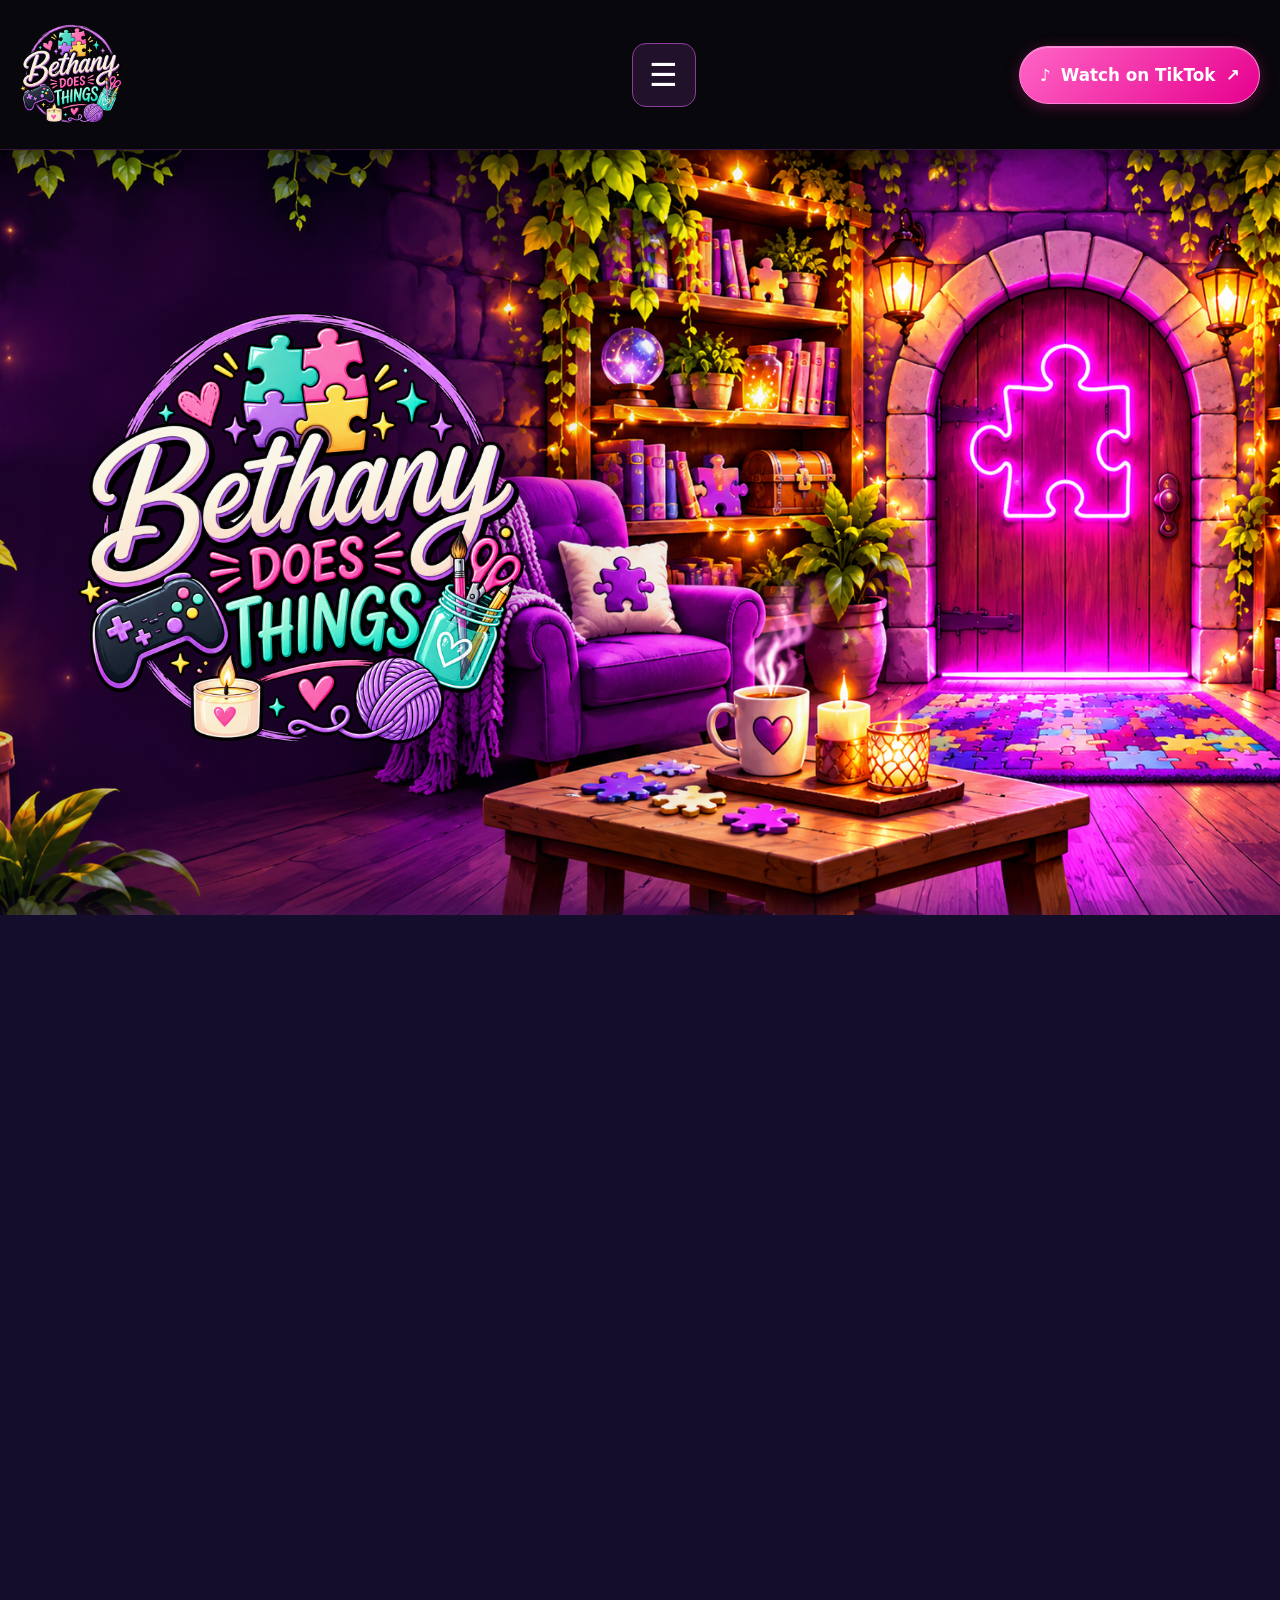
<file: public/index.html>
<!doctype html>
<html lang="en">
<head>
  <meta charset="utf-8">
  <meta name="viewport" content="width=device-width, initial-scale=1">
  <meta name="theme-color" content="#08060d">
  <meta name="description" content="Bethany Does Things — puzzles, projects and a little bit of fun.">
  <title>Bethany Does Things</title>
  <style>
    :root {
      color-scheme: light;
      font-family: system-ui, -apple-system, BlinkMacSystemFont, "Segoe UI", sans-serif;
      color: #30234a;
      background: #fffaff;
    }
    * { box-sizing: border-box; }
    html { scroll-behavior: smooth; scroll-padding-top: 200px; }
    body { min-width: 320px; min-height: 100vh; margin: 0; }

    .site-header {
      position: sticky;
      z-index: 20;
      top: 0;
      display: flex;
      align-items: center;
      justify-content: flex-start;
      gap: clamp(.6rem, 1vw, 1.25rem);
      height: 92px;
      min-height: 92px;
      padding: 0 clamp(1rem, 2.5vw, 2.75rem);
      overflow: visible;
      color: #fff;
      background: #08070b;
      border-bottom: 1px solid rgb(225 75 255 / 22%);
      box-shadow: 0 4px 22px rgb(0 0 0 / 28%);
    }
    .brand-link {
      position: absolute;
      z-index: 3;
      top: 0;
      left: clamp(1rem, 2.5vw, 2.75rem);
      display: inline-flex;
      align-items: flex-start;
      width: clamp(142.5px, 10.5vw, 180px);
      height: 135px;
      min-width: 0;
      text-decoration: none;
    }
    .brand-logo {
      display: block;
      width: 100%;
      max-height: 135px;
      object-fit: contain;
      object-position: left center;
    }
    .primary-nav {
      display: flex;
      flex: 1 1 auto;
      align-items: center;
      justify-content: space-evenly;
      gap: 0;
      min-width: 0;
      margin-left: clamp(230px, 15.5vw, 260px);
      flex: 1 1 auto;
    }
    .nav-link {
      position: relative;
      display: inline-flex;
      align-items: center;
      justify-content: center;
      gap: .4rem;
      min-height: 84px;
      flex: 0 1 auto;
      padding: 0 .12rem;
      color: #f8f5fb;
      font-size: clamp(.88rem, .95vw, 1.05rem);
      font-weight: 800;
      text-decoration: none;
      white-space: nowrap;
      transition: color .18s ease;
    }
    .nav-link:hover, .nav-link:focus-visible, .nav-link[aria-current="page"] {
      color: #ff59c7;
    }
    .nav-link[aria-current="page"]::after {
      position: absolute;
      right: -9px;
      bottom: -1px;
      left: -9px;
      height: 5px;
      content: "";
      background: #ed2ba9;
      box-shadow: 0 0 12px rgb(237 43 169 / 65%);
    }
    .nav-icon { font-size: 1.4em; line-height: 1; }
    .tiktok-link {
      display: inline-flex;
      flex: 0 0 auto;
      align-items: center;
      justify-content: center;
      gap: .65rem;
      min-height: 62px;
      padding: .65rem .9rem;
      border: 1px solid #ff83d8;
      border-radius: 999px;
      color: #fff;
      background: linear-gradient(135deg, #ff65c5, #e6008e);
      box-shadow: 0 3px 15px rgb(255 36 169 / 28%), inset 0 1px 0 rgb(255 255 255 / 35%);
      font-size: .92rem;
      font-weight: 850;
      text-decoration: none;
      white-space: nowrap;
      transition: transform .18s ease, filter .18s ease;
    }
    .tiktok-link { margin-left: auto; flex-shrink: 0; }
    .tiktok-link:hover { transform: translateY(-2px); filter: brightness(1.08); }
    .menu-toggle {
      display: none;
      width: 64px;
      height: 64px;
      padding: 0;
      border: 1px solid #8b3e9d;
      border-radius: 14px;
      color: #fff;
      background: #21112b;
      font-size: 2rem;
      cursor: pointer;
    }

    .hero {
      position: relative;
      display: flex;
      align-items: center;
      justify-content: flex-start;
      min-height: 70vh;
      min-height: min(820px, 85svh);
      padding: 3rem clamp(2rem, 6vw, 6rem);
      overflow: hidden;
      isolation: isolate;
      background: #30234a;
    }
    .hero::after {
      position: absolute;
      z-index: -1;
      inset: 0;
      content: "";
      background: linear-gradient(90deg, rgb(20 12 35 / 18%) 0%, rgb(20 12 35 / 7%) 38%, rgb(20 12 35 / 0%) 68%);
    }
    .hero-background {
      position: absolute;
      z-index: -2;
      inset: 0;
      width: 100%;
      height: 100%;
      object-fit: cover;
      object-position: center;
    }
    .hero-logo {
      display: block;
      width: clamp(260px, 35vw, 510px);
      max-height: 58vh;
      object-fit: contain;
      object-position: left center;
      filter: drop-shadow(0 8px 24px rgb(0 0 0 / 28%));
    }


    .puzzle-map-section {
      padding: 0;
      color: #fff;
      text-align: center;
      background: linear-gradient(145deg, #17102e, #302052 55%, #17102e);
    }
    .puzzle-map-heading { margin: 0 auto 1.5rem; max-width: 60rem; }
    .puzzle-map-heading h1 {
      margin: 0 0 .55rem;
      color: #fff;
      font-size: clamp(2rem, 4.5vw, 3.25rem);
      text-shadow: 0 3px 14px rgb(0 0 0 / 45%);
    }
    .puzzle-map-heading p {
      margin: 0;
      color: #f3ddff;
      font-size: clamp(.98rem, 2vw, 1.15rem);
      line-height: 1.6;
    }
    .puzzle-map {
      position: relative;
      width: 100%;
      aspect-ratio: 3 / 2;
      margin: 0;
      overflow: hidden;
      isolation: isolate;
      border: 0;
      border-radius: 0;
      background: #140d2b url("https://raw.githubusercontent.com/BethanyDoesThings/bethany-does-things/homepage-development/assets/images/backgrounds/puzzles-navigation-background.png") center / 100% 100% no-repeat;
      box-shadow: 0 14px 42px rgb(0 0 0 / 45%), 0 0 24px rgb(205 91 255 / 22%);
    }
    .puzzle-hotspot {
      position: absolute;
      z-index: 2;
      display: block;
      padding: 0;
      border: 2px solid transparent;
      border-radius: 18px;
      background: rgb(255 255 255 / 0%);
      cursor: pointer;
      transition: border-color .18s ease, background .18s ease, box-shadow .18s ease;
    }
    .puzzle-hotspot:hover, .puzzle-hotspot:focus-visible {
      border-color: transparent;
      outline: none;
      background: transparent;
      box-shadow: none;
    }
    .puzzle-hotspot.track { left: 28%; top: 7%; width: 27%; height: 28%; }
    .puzzle-hotspot.murdoku { left: 54%; top: 6%; width: 27%; height: 29%; }
    .puzzle-hotspot.diamond { left: 2%; top: 28%; width: 33%; height: 30%; }
    .puzzle-hotspot.murder-search { left: 72%; top: 24%; width: 27%; height: 31%; }
    .puzzle-hotspot.jigsaw { left: 8%; top: 54%; width: 34%; height: 37%; }
    .puzzle-hotspot.crime { left: 64%; top: 52%; width: 34%; height: 37%; }
    .puzzle-map-status {
      min-height: 1.6em;
      margin: 1rem auto 0;
      color: #f8e8ff;
      font-size: .98rem;
      font-weight: 650;
    }
    .puzzle-map-hint { margin: .35rem auto 0; color: #d7c4ec; font-size: .88rem; }

    .intro {
      padding: clamp(3rem, 8vw, 6rem) 1.5rem;
      text-align: center;
      background:
        radial-gradient(circle at 15% 15%, #ffe0f1 0, transparent 38%),
        radial-gradient(circle at 85% 80%, #c8f7f3 0, transparent 42%),
        linear-gradient(135deg, #fffaff, #eef4ff);
    }
    .intro-content { width: min(100%, 48rem); margin: 0 auto; }
    h1 { margin: 0 0 1rem; font-size: clamp(2rem, 6vw, 3.5rem); line-height: 1.1; }
    .intro p { max-width: 42rem; margin: 0 auto 1rem; font-size: clamp(1rem, 2.5vw, 1.15rem); line-height: 1.75; }

    @media (max-width: 1450px) {
      .site-header { height: auto; min-height: 150px; gap: 1rem; padding: 8px 1.25rem; }
      .brand-link { position: static; width: clamp(225px, 22.5vw, 322.5px); height: auto; }
      .brand-logo { max-height: 102px; }
      .primary-nav { margin-left: 0; }
      .menu-toggle { display: inline-flex; flex: 0 0 auto; align-items: center; justify-content: center; margin-left: auto; }
      .primary-nav {
        position: absolute;
        top: calc(100% + 1px);
        right: 0;
        left: 0;
        display: none;
        align-items: stretch;
        gap: 0;
        padding: .6rem 1.25rem 1.25rem;
        background: #08070b;
        border-bottom: 1px solid #9135a6;
        box-shadow: 0 14px 22px rgb(0 0 0 / 30%);
      }
      .primary-nav.is-open { display: flex; flex-direction: column; }
      .nav-link { justify-content: flex-start; min-height: 66px; padding: .5rem .8rem; font-size: 1.25rem; gap: .75rem; }
      .nav-icon { font-size: 1.55em; }
      .nav-link[aria-current="page"]::after { top: 10px; right: auto; bottom: 10px; left: 0; width: 5px; height: auto; }
      .tiktok-link { min-height: 58px; padding-inline: 1.2rem; font-size: 1.05rem; }
    }
    @media (max-width: 820px) {
      .site-header { min-height: 124px; padding: 7px .9rem; gap: .65rem; }
      .brand-link { width: min(34.5vw, 225px); }
      .brand-logo { max-height: 82.5px; }
      .menu-toggle { width: 56px; height: 56px; font-size: 1.8rem; }
      .tiktok-link { min-height: 50px; padding: .65rem .85rem; font-size: .88rem; gap: .35rem; }
      .hero { min-height: 62vh; min-height: 62svh; justify-content: center; padding: 2rem 1.25rem; }
      .hero-logo { width: min(78vw, 390px); max-height: 44vh; }
    }
    @media (max-width: 480px) {
      .site-header { min-height: 104px; gap: .45rem; padding-inline: .65rem; }
      .brand-link { width: min(32.25vw, 180px); }
      .brand-logo { max-height: 69px; }
      .menu-toggle { width: 48px; height: 48px; font-size: 1.55rem; }
      .tiktok-link { min-height: 44px; padding: .55rem .6rem; font-size: .72rem; }
    }
    @media (prefers-reduced-motion: reduce) {
      *, *::before, *::after { scroll-behavior: auto !important; transition-duration: .01ms !important; }
    }
  </style>
</head>
<body id="home">
  <header class="site-header">
    <a class="brand-link" href="#home" aria-label="Bethany Does Things home">
      <img class="brand-logo" src="assets/images/branding/website-logo.png" alt="Bethany Does Things">
    </a>

    <button class="menu-toggle" type="button" aria-label="Open navigation menu" aria-expanded="false" aria-controls="primary-navigation">
      <span aria-hidden="true">☰</span>
    </button>

    <nav class="primary-nav" id="primary-navigation" aria-label="Main navigation">
      <a class="nav-link" href="#home" aria-current="page"><span class="nav-icon" aria-hidden="true">⌂</span>Home</a>
      <a class="nav-link" href="#puzzle-room"><span class="nav-icon" aria-hidden="true">🧩</span>Puzzle Map</a>
      <a class="nav-link" href="#challenge-board"><span class="nav-icon" aria-hidden="true">🏆</span>Challenge Board</a>
      <a class="nav-link" href="#meet-bethany"><span class="nav-icon" aria-hidden="true">👤</span>Meet Bethany</a>
      <a class="nav-link" href="#latest-things"><span class="nav-icon" aria-hidden="true">🎬</span>Latest Things</a>
      <a class="nav-link" href="#get-in-touch"><span class="nav-icon" aria-hidden="true">✉</span>Get in Touch</a>
    </nav>

    <a class="tiktok-link" href="https://www.tiktok.com/@bethany.does.thing" target="_blank" rel="noopener noreferrer">
      <span aria-hidden="true">♪</span> Watch on TikTok <span aria-hidden="true">↗</span>
    </a>
  </header>

  <section class="hero" aria-label="Bethany Does Things">
    <img class="hero-background" src="assets/images/backgrounds/main-page-hero-background.png" alt="" fetchpriority="high">
    <img class="hero-logo" src="assets/images/branding/website-logo.png" alt="Bethany Does Things" fetchpriority="high">
  </section>

  <main>
    <section class="puzzle-map-section" id="puzzle-room" aria-labelledby="puzzle-map-title">
      <div class="puzzle-map" role="group" aria-label="Interactive puzzle map">
        <a class="puzzle-hotspot track" href="/games/train-track/" aria-label="Open Track Puzzles"></a>
        <button class="puzzle-hotspot murdoku" type="button" data-puzzle-name="Murdoku" aria-label="Murdoku — coming soon" title="Murdoku — coming soon"></button>
        <a class="puzzle-hotspot diamond" href="/games/diamond-art/index.html" aria-label="Open Diamond Art Puzzle" title="Open Diamond Art Puzzle" onclick="window.location.assign(this.href); return false;"></a>
        <button class="puzzle-hotspot murder-search" type="button" data-puzzle-name="Murder Search" aria-label="Murder Search — coming soon" title="Murder Search — coming soon"></button>
        <button class="puzzle-hotspot jigsaw" type="button" data-puzzle-name="Jigsaw Puzzles" aria-label="Jigsaw Puzzles — coming soon" title="Jigsaw Puzzles — coming soon"></button>
        <button class="puzzle-hotspot crime" type="button" data-puzzle-name="Crime / Mystery Puzzles" aria-label="Crime / Mystery Puzzles — coming soon" title="Crime / Mystery Puzzles — coming soon"></button>
      </div>
    </section>
  </main>

  <script>
    const menuButton = document.querySelector(".menu-toggle");
    const navigation = document.querySelector("#primary-navigation");

    menuButton.addEventListener("click", () => {
      const isOpen = navigation.classList.toggle("is-open");
      menuButton.setAttribute("aria-expanded", String(isOpen));
      menuButton.setAttribute("aria-label", isOpen ? "Close navigation menu" : "Open navigation menu");
      menuButton.querySelector("span").textContent = isOpen ? "×" : "☰";
    });

    document.querySelectorAll(".puzzle-hotspot[data-puzzle-name]").forEach((hotspot) => {
      hotspot.addEventListener("click", () => {
        // Reserved for future puzzle destinations; the map artwork remains visually unobstructed.
      });
    });

    navigation.addEventListener("click", (event) => {
      if (event.target.closest("a")) {
        navigation.classList.remove("is-open");
        menuButton.setAttribute("aria-expanded", "false");
        menuButton.setAttribute("aria-label", "Open navigation menu");
        menuButton.querySelector("span").textContent = "☰";
      }
    });
  </script>
</body>
</html>
</file>
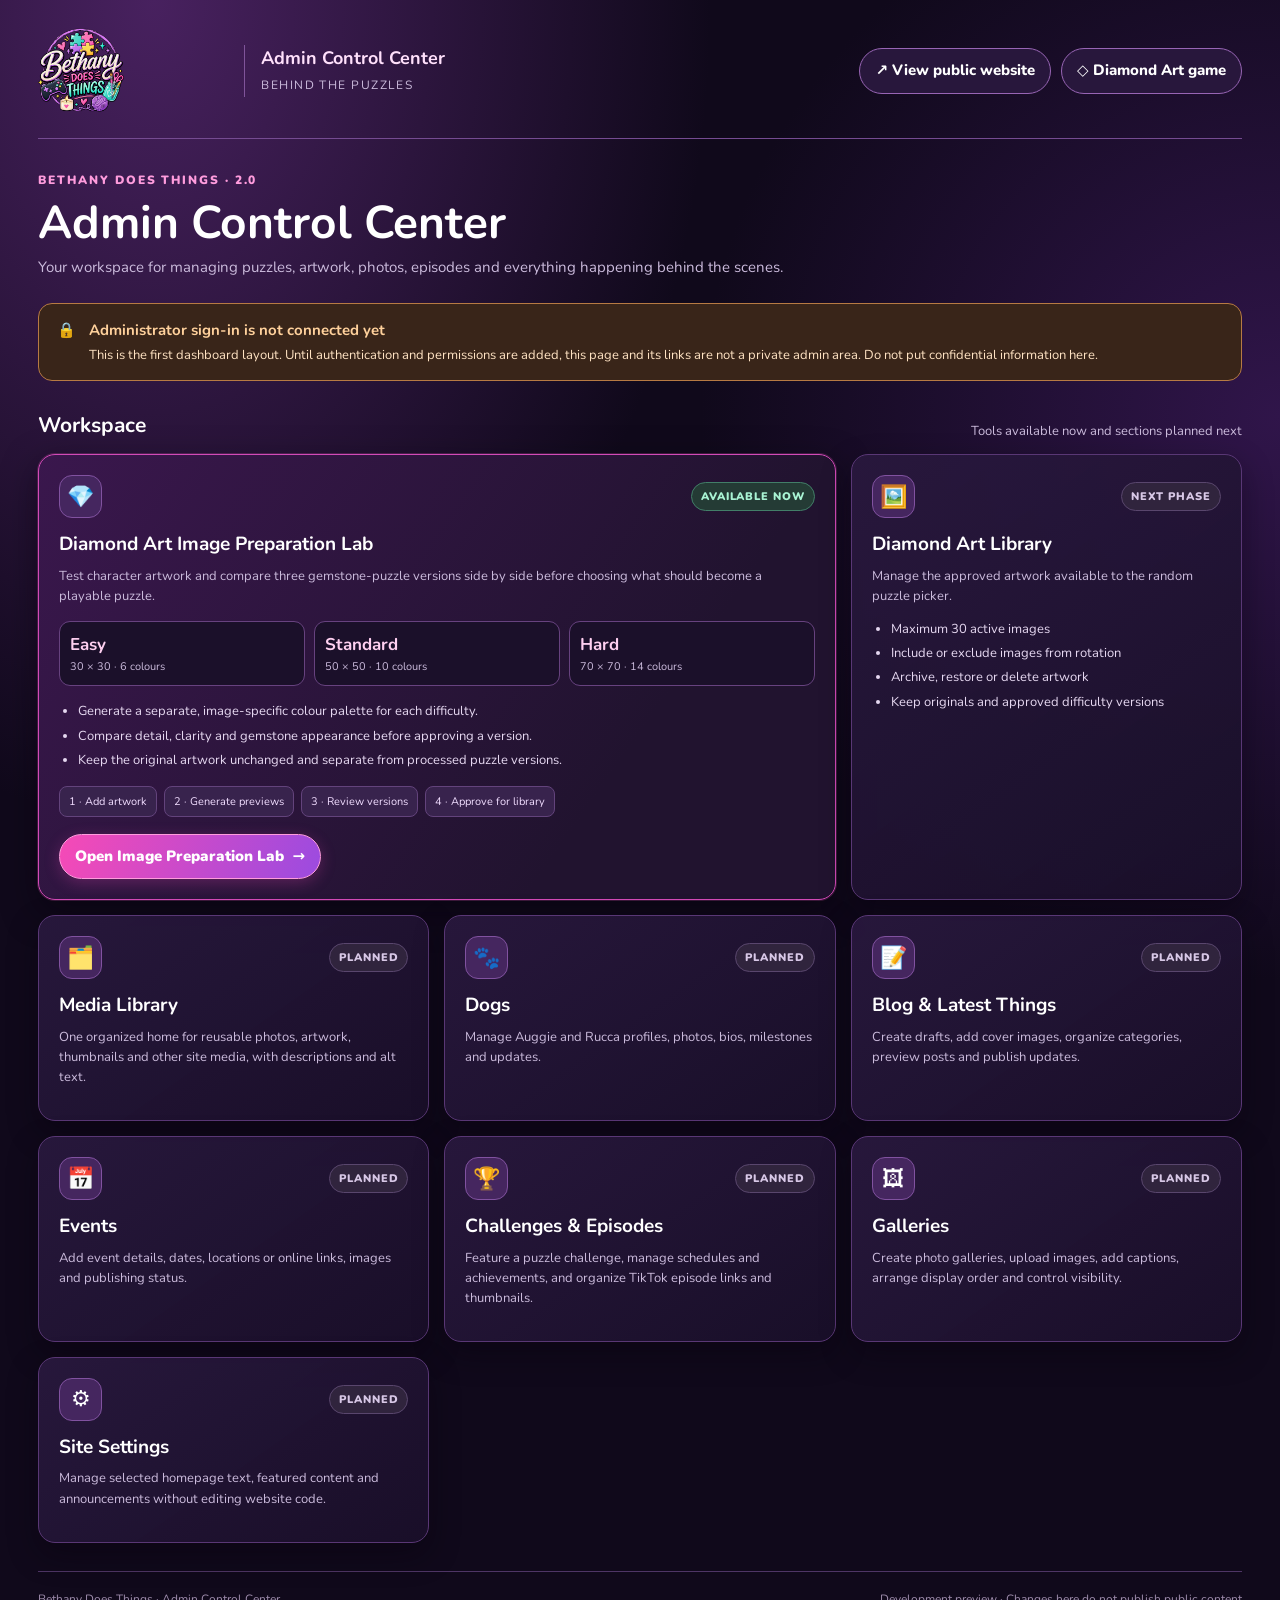
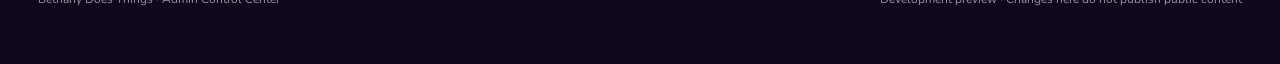
<file: public/admin/index.html>
<!doctype html>
<html lang="en">
<head>
<meta charset="utf-8">
<meta name="viewport" content="width=device-width,initial-scale=1">
<meta name="theme-color" content="#10091b">
<meta name="description" content="Bethany Does Things administration dashboard.">
<title>Admin Control Center | Bethany Does Things</title>
<style>
:root{color-scheme:dark;--bg:#10091b;--panel:#1d1230;--panel2:#26163b;--line:#593775;--pink:#ff62c8;--purple:#b78aff;--muted:#cbbbdc;--white:#fff}
*{box-sizing:border-box}body{margin:0;min-height:100vh;color:var(--white);font:15px/1.55 Nunito,system-ui,-apple-system,"Segoe UI",sans-serif;background:radial-gradient(ellipse at 12% 0%,#48215f 0,transparent 35%),radial-gradient(ellipse at 100% 25%,#30154a 0,transparent 32%),var(--bg)}
a{color:inherit}.shell{width:min(1380px,94vw);margin:auto;padding:28px 0 56px}
header{display:flex;align-items:center;justify-content:space-between;gap:20px;padding:0 0 24px;border-bottom:1px solid #754b91}
.brand{display:flex;align-items:center;gap:16px;text-decoration:none}.brand img{width:190px;max-height:86px;object-fit:contain;object-position:left center}.brand-copy{border-left:1px solid #80549a;padding-left:16px}.brand-copy strong{display:block;font-size:18px;color:#ffe0fb}.brand-copy span{font-size:12px;color:var(--muted);letter-spacing:.12em;text-transform:uppercase}
.header-actions{display:flex;align-items:center;gap:10px;flex-wrap:wrap}.pill-link{display:inline-flex;align-items:center;justify-content:center;padding:10px 15px;border:1px solid #9865b5;border-radius:999px;text-decoration:none;font-weight:800;background:#28173c}.pill-link:hover{border-color:var(--pink);color:#ffd5f2}
.hero{padding:32px 0 24px}.eyebrow{color:#ff9cdd;font-weight:900;text-transform:uppercase;letter-spacing:.16em;font-size:12px}.hero h1{font-size:clamp(30px,4vw,46px);line-height:1.1;margin:8px 0;color:#fff}.hero p{color:var(--muted);max-width:760px;margin:0}
.notice{display:flex;gap:13px;align-items:flex-start;margin:0 0 26px;padding:15px 18px;border:1px solid #b77a43;border-radius:14px;background:#392519;color:#ffe3c3}.notice strong{display:block;color:#ffd19c;margin-bottom:2px}.notice p{margin:0;font-size:13px}
.section-head{display:flex;align-items:end;justify-content:space-between;gap:12px;margin:28px 0 13px}.section-head h2{font-size:21px;margin:0}.section-head p{color:var(--muted);font-size:13px;margin:0}
.grid{display:grid;grid-template-columns:repeat(3,minmax(0,1fr));gap:15px}
.card{position:relative;min-width:0;padding:20px;border:1px solid var(--line);border-radius:17px;background:linear-gradient(145deg,#29183eeb,#190f29f5);box-shadow:0 12px 30px #07030d66}
.card.featured{grid-column:span 2;border-color:#d34ab8;background:linear-gradient(125deg,#3a174d,#21132f 72%);box-shadow:0 0 0 1px #f65fc533,0 12px 34px #07030d88}
.card-top{display:flex;align-items:center;justify-content:space-between;gap:12px;margin-bottom:12px}.icon{width:43px;height:43px;display:grid;place-items:center;border-radius:13px;background:#45265f;border:1px solid #8152a0;font-size:22px}
.status{font-size:11px;font-weight:900;text-transform:uppercase;letter-spacing:.08em;padding:5px 9px;border-radius:999px;background:#243b35;color:#a9f4d4;border:1px solid #427e68}.status.planned{background:#30243d;color:#d8c8e7;border-color:#59466d}
.card h3{font-size:19px;margin:0 0 6px}.card p{color:var(--muted);font-size:13px;margin:0 0 13px}.card ul{margin:10px 0 16px;padding-left:19px;color:#e6d8f1;font-size:13px}.card li{margin:4px 0}
.action{display:inline-flex;align-items:center;gap:8px;padding:10px 15px;border-radius:999px;background:linear-gradient(110deg,#f64ab6,#9b4be0);color:white;text-decoration:none;font-weight:900;border:1px solid #ff9cdd;box-shadow:0 4px 15px #e943b344}.action:hover{filter:brightness(1.1);transform:translateY(-1px)}.action.secondary{background:#342047;border-color:#8555a4;box-shadow:none}
.specs{display:grid;grid-template-columns:repeat(3,1fr);gap:9px;margin:15px 0}.spec{padding:10px;border:1px solid #67427f;border-radius:11px;background:#1b102a}.spec strong{display:block;font-size:17px;color:#ffd0f1}.spec span{display:block;font-size:11px;color:var(--muted)}
.workflow{display:flex;flex-wrap:wrap;gap:7px;margin:13px 0 17px}.step{font-size:11px;color:#f1ddff;background:#38234d;border:1px solid #63437c;border-radius:8px;padding:6px 9px}
.footer{margin-top:28px;padding-top:18px;border-top:1px solid #4e3565;color:#9e8cac;font-size:12px;display:flex;justify-content:space-between;gap:12px;flex-wrap:wrap}
@media(max-width:900px){.grid{grid-template-columns:repeat(2,minmax(0,1fr))}.card.featured{grid-column:span 2}}
@media(max-width:600px){.shell{width:min(94vw,520px);padding-top:18px}.brand img{width:125px}.brand-copy{padding-left:10px}.brand-copy strong{font-size:14px}.header-actions{width:100%}header{align-items:flex-start;flex-direction:column}.grid{grid-template-columns:1fr}.card.featured{grid-column:span 1}.specs{gap:6px}.spec{padding:8px}.spec strong{font-size:15px}.hero{padding-top:25px}}
</style>
<link rel="preconnect" href="https://fonts.googleapis.com">
<link href="https://fonts.googleapis.com/css2?family=Nunito:wght@600;700;800;900&display=swap" rel="stylesheet">
</head>
<body>
<div class="shell">
<header>
 <a class="brand" href="/" aria-label="Bethany Does Things home">
  <img src="/assets/images/branding/website-logo.png" alt="Bethany Does Things">
  <span class="brand-copy"><strong>Admin Control Center</strong><span>Behind the puzzles</span></span>
 </a>
 <nav class="header-actions" aria-label="Admin shortcuts">
  <a class="pill-link" href="/">↗ View public website</a>
  <a class="pill-link" href="/games/diamond-art/">◇ Diamond Art game</a>
 </nav>
</header>
<main>
 <section class="hero">
  <div class="eyebrow">Bethany Does Things · 2.0</div>
  <h1>Admin Control Center</h1>
  <p>Your workspace for managing puzzles, artwork, photos, episodes and everything happening behind the scenes.</p>
 </section>

 <aside class="notice" role="note">
  <div aria-hidden="true">🔒</div>
  <div><strong>Administrator sign-in is not connected yet</strong><p>This is the first dashboard layout. Until authentication and permissions are added, this page and its links are not a private admin area. Do not put confidential information here.</p></div>
 </aside>

 <div class="section-head"><h2>Workspace</h2><p>Tools available now and sections planned next</p></div>
 <section class="grid" aria-label="Admin tools">
  <article class="card featured">
   <div class="card-top"><div class="icon">💎</div><span class="status">Available now</span></div>
   <h3>Diamond Art Image Preparation Lab</h3>
   <p>Test character artwork and compare three gemstone-puzzle versions side by side before choosing what should become a playable puzzle.</p>
   <div class="specs">
    <div class="spec"><strong>Easy</strong><span>30 × 30 · 6 colours</span></div>
    <div class="spec"><strong>Standard</strong><span>50 × 50 · 10 colours</span></div>
    <div class="spec"><strong>Hard</strong><span>70 × 70 · 14 colours</span></div>
   </div>
   <ul>
    <li>Generate a separate, image-specific colour palette for each difficulty.</li>
    <li>Compare detail, clarity and gemstone appearance before approving a version.</li>
    <li>Keep the original artwork unchanged and separate from processed puzzle versions.</li>
   </ul>
   <div class="workflow"><span class="step">1 · Add artwork</span><span class="step">2 · Generate previews</span><span class="step">3 · Review versions</span><span class="step">4 · Approve for library</span></div>
   <a class="action" href="/games/diamond-art/preparation-lab/">Open Image Preparation Lab <span aria-hidden="true">→</span></a>
  </article>

  <article class="card">
   <div class="card-top"><div class="icon">🖼️</div><span class="status planned">Next phase</span></div>
   <h3>Diamond Art Library</h3>
   <p>Manage the approved artwork available to the random puzzle picker.</p>
   <ul><li>Maximum 30 active images</li><li>Include or exclude images from rotation</li><li>Archive, restore or delete artwork</li><li>Keep originals and approved difficulty versions</li></ul>
  </article>

  <article class="card">
   <div class="card-top"><div class="icon">🗂️</div><span class="status planned">Planned</span></div>
   <h3>Media Library</h3>
   <p>One organized home for reusable photos, artwork, thumbnails and other site media, with descriptions and alt text.</p>
  </article>

  <article class="card">
   <div class="card-top"><div class="icon">🐾</div><span class="status planned">Planned</span></div>
   <h3>Dogs</h3>
   <p>Manage Auggie and Rucca profiles, photos, bios, milestones and updates.</p>
  </article>

  <article class="card">
   <div class="card-top"><div class="icon">📝</div><span class="status planned">Planned</span></div>
   <h3>Blog &amp; Latest Things</h3>
   <p>Create drafts, add cover images, organize categories, preview posts and publish updates.</p>
  </article>

  <article class="card">
   <div class="card-top"><div class="icon">📅</div><span class="status planned">Planned</span></div>
   <h3>Events</h3>
   <p>Add event details, dates, locations or online links, images and publishing status.</p>
  </article>

  <article class="card">
   <div class="card-top"><div class="icon">🏆</div><span class="status planned">Planned</span></div>
   <h3>Challenges &amp; Episodes</h3>
   <p>Feature a puzzle challenge, manage schedules and achievements, and organize TikTok episode links and thumbnails.</p>
  </article>

  <article class="card">
   <div class="card-top"><div class="icon">🖼</div><span class="status planned">Planned</span></div>
   <h3>Galleries</h3>
   <p>Create photo galleries, upload images, add captions, arrange display order and control visibility.</p>
  </article>

  <article class="card">
   <div class="card-top"><div class="icon">⚙️</div><span class="status planned">Planned</span></div>
   <h3>Site Settings</h3>
   <p>Manage selected homepage text, featured content and announcements without editing website code.</p>
  </article>
 </section>
</main>
<footer class="footer"><span>Bethany Does Things · Admin Control Center</span><span>Development preview · Changes here do not publish public content</span></footer>
</div>
</body>
</html>
</file>
